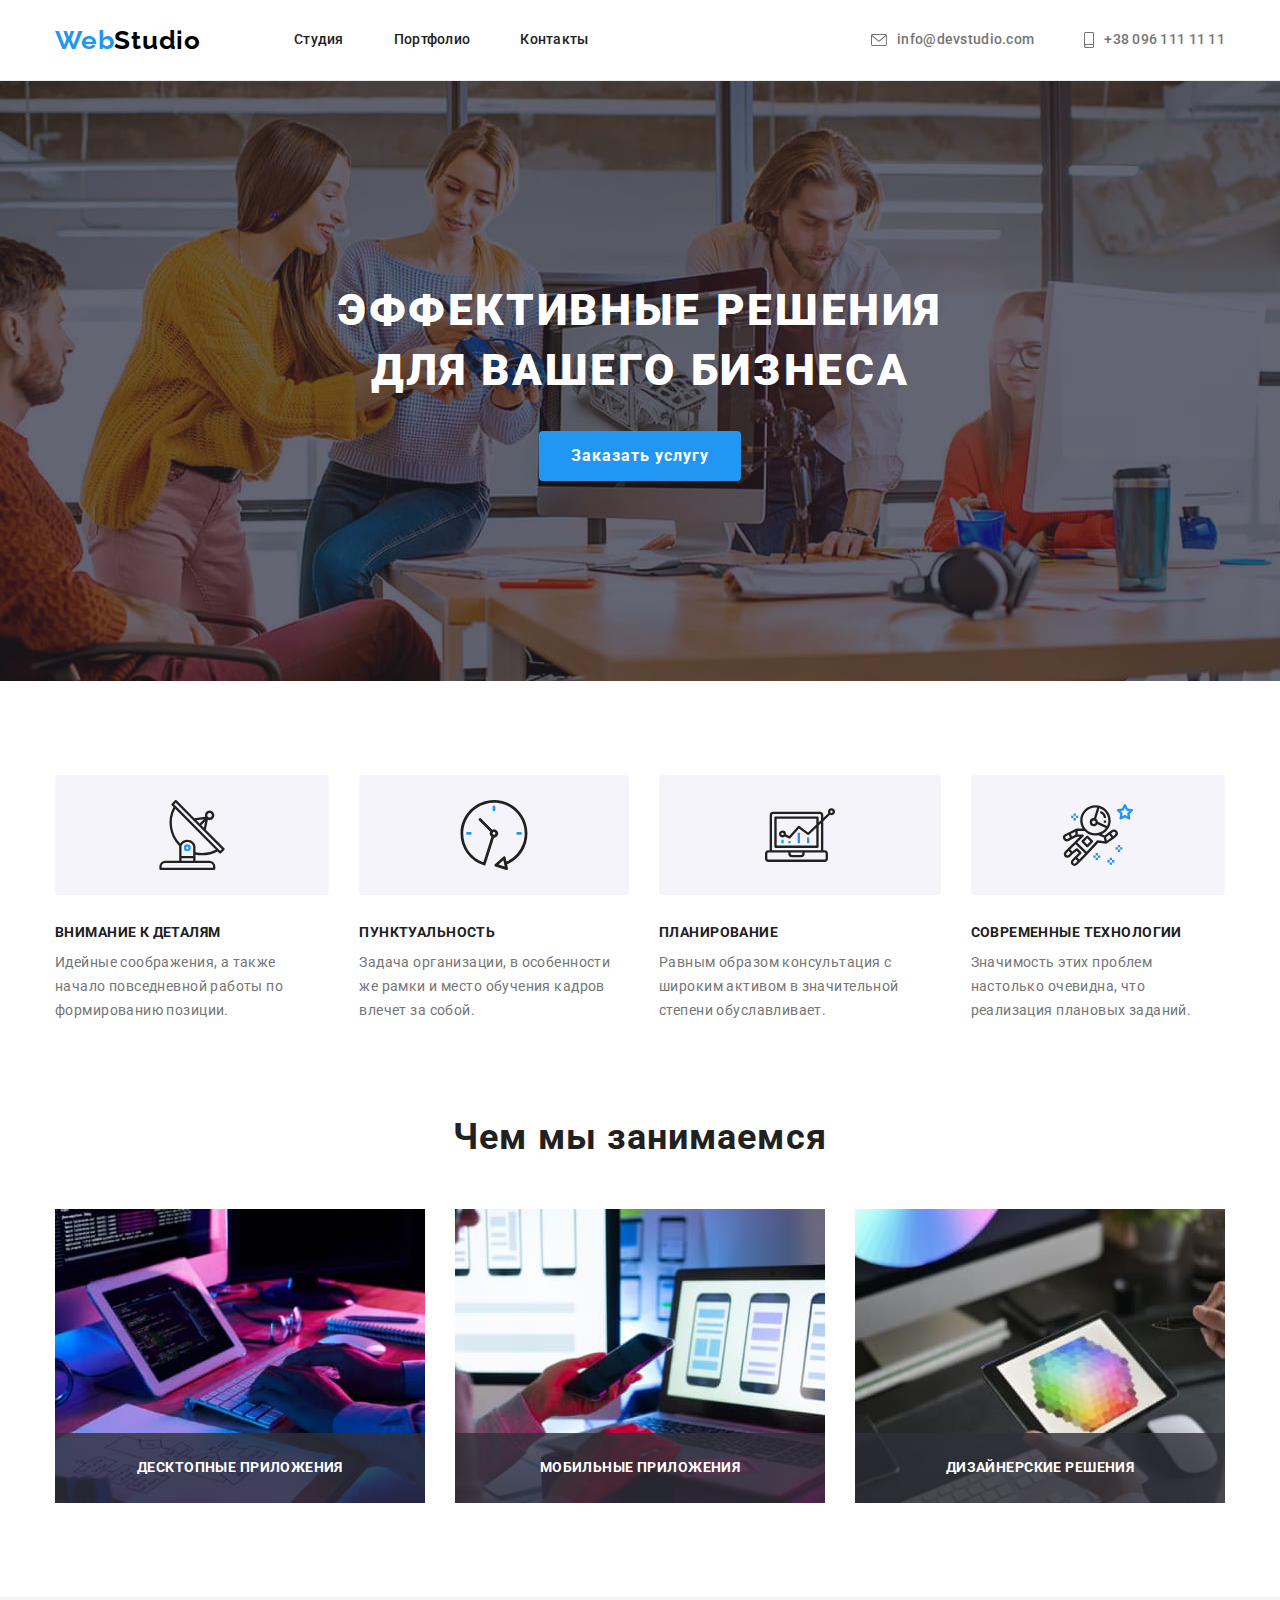
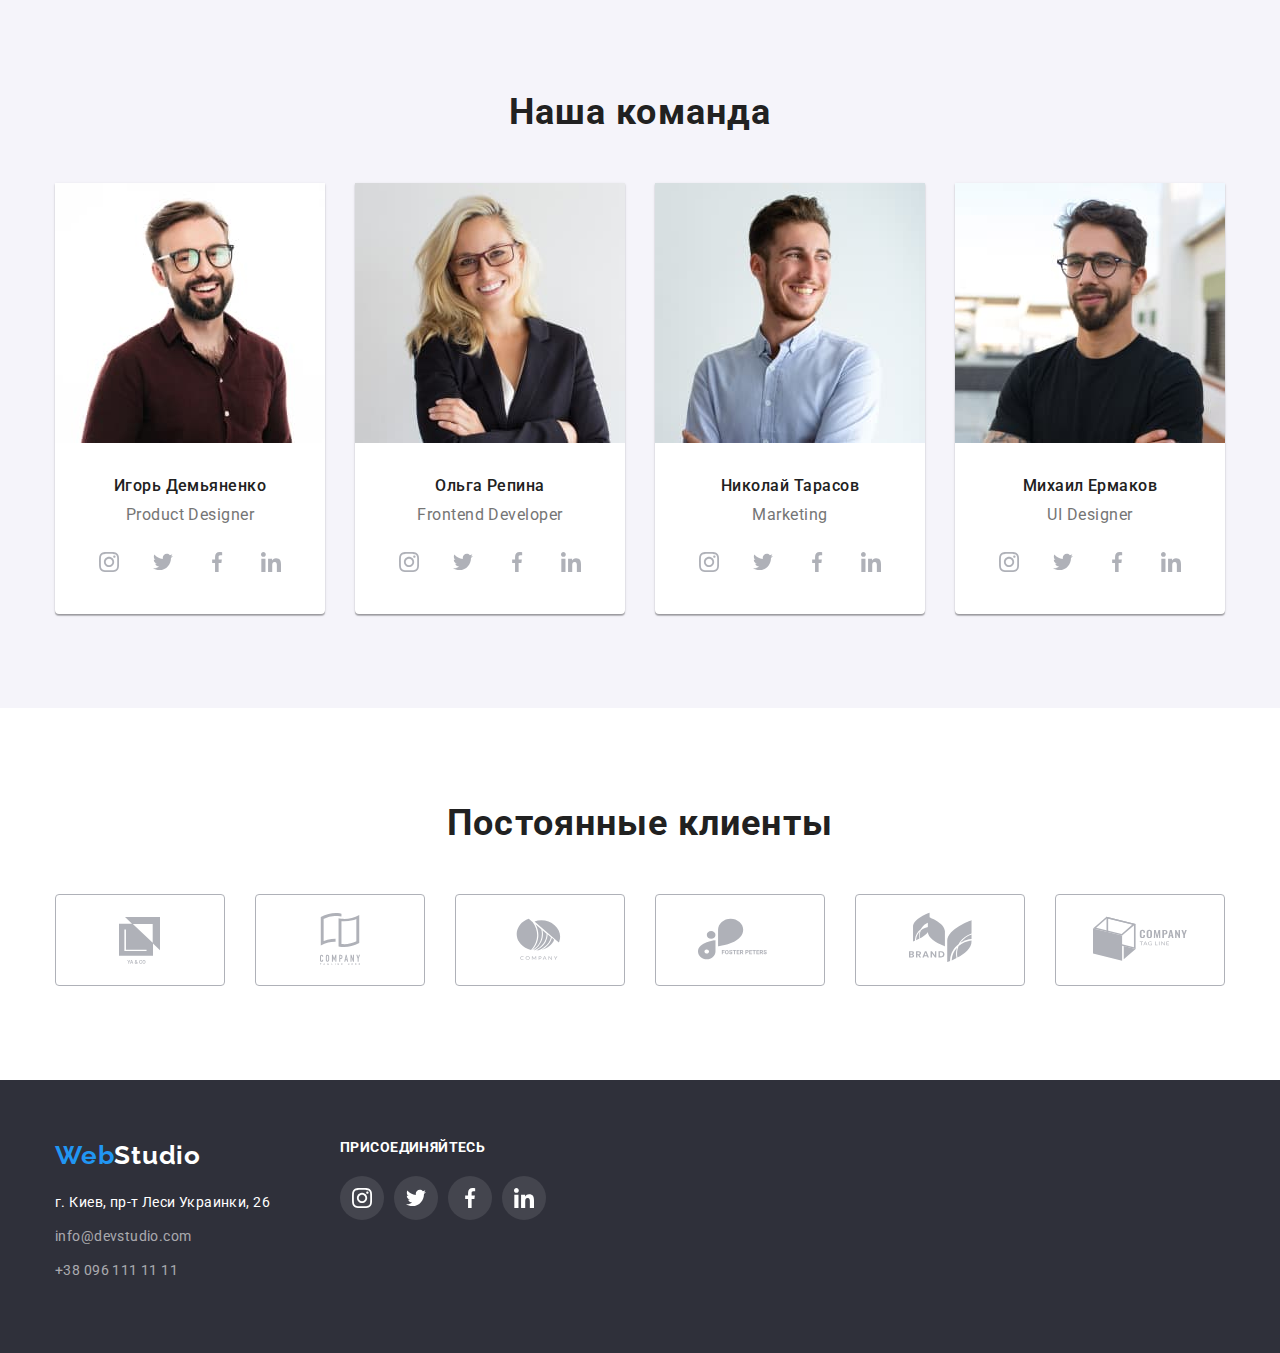
<file: index.html>
<!DOCTYPE html>
<html lang="ru">
  <head>
    <meta charset="UTF-8" />
    <meta http-equiv="X-UA-Compatible" content="IE=edge" />
    <meta name="viewport" content="width=device-width, initial-scale=1.0" />
    <link rel="preconnect" href="https://fonts.googleapis.com" />
    <link rel="preconnect" href="https://fonts.gstatic.com" crossorigin />
    <link
      href="https://fonts.googleapis.com/css2?family=Raleway:wght@700&family=Roboto:wght@400;500;700;900&display=swap"
      rel="stylesheet"
    />
    <link rel="stylesheet" href="./assets/css/modern-normalize.min.css" />
    <link rel="stylesheet" href="./assets/css/style.css" />
    <link rel="icon" href="./assets/image/logo-icon.svg" />
    <title>Web Studio</title>
  </head>
  <body>
    <header class="header">
      <nav class="container">
        <a class="logo" href="./index.html"
          >Web<span class="logo-header">Studio</span></a
        >

        <ul class="nav">
          <li class="nav__item">
            <a class="nav__link" href="./index.html">Студия</a>
          </li>
          <li class="nav__item">
            <a class="nav__link" href="./portfolio.html">Портфолио</a>
          </li>
          <li class="nav__item"><a class="nav__link" href="">Контакты</a></li>
        </ul>

        <ul class="header__contacts">
          <li class="header__contacts-item">
            <a class="header__contacts-link" href="mailto:info@devstudio.com">
              <svg class="header__contacts-icon" width="16" height="12">
                <use href="./assets/image/svg/symbol-defs.svg#email"></use>
              </svg>
              info@devstudio.com</a
            >
          </li>
          <li class="header__contacts-item">
            <a class="header__contacts-link" href="tel:+380961111111">
              <svg class="header__contacts-icon" width="10" height="16">
                <use href="./assets/image/svg/symbol-defs.svg#smartphone"></use>
              </svg>
              +38 096 111 11 11</a
            >
          </li>
        </ul>
      </nav>
    </header>

    <main>
      <section class="intro">
        <h1 class="intro__title">Эффективные решения для вашего бизнеса</h1>
        <button class="btn" type="button" data-modal-open>
          Заказать услугу
        </button>
      </section>

      <section class="skills">
        <div class="container">
          <h2 class="hidden" aria-hidden="true" tabindex="-1">hide</h2>
          <ul class="skills__list">
            <li class="skills__item">
              <h3 class="skills__title">Внимание к деталям</h3>
              <p class="skills__text">
                Идейные соображения, а также начало повседневной работы по
                формированию позиции.
              </p>
            </li>
            <li class="skills__item">
              <h3 class="skills__title">Пунктуальность</h3>
              <p class="skills__text">
                Задача организации, в особенности же рамки и место обучения
                кадров влечет за собой.
              </p>
            </li>
            <li class="skills__item">
              <h3 class="skills__title">Планирование</h3>
              <p class="skills__text">
                Равным образом консультация с широким активом в значительной
                степени обуславливает.
              </p>
            </li>
            <li class="skills__item">
              <h3 class="skills__title">Современные технологии</h3>
              <p class="skills__text">
                Значимость этих проблем настолько очевидна, что реализация
                плановых заданий.
              </p>
            </li>
          </ul>
        </div>
      </section>

      <section class="wedo section">
        <div class="container">
          <h2 class="section-title">Чем мы занимаемся</h2>
          <ul class="wedo__list">
            <li class="wedo__item">
              <img
                class="wedo__image"
                src="./assets/image/about/about-1.jpg"
                alt="Рабочее пространство"
              />
              <p class="wedo__description">Десктопные приложения</p>
            </li>
            <li class="wedo__item">
              <img
                class="wedo__image"
                src="./assets/image/about/about-2.jpg"
                alt="Адаптация: ноутбук, телефон"
              />
              <p class="wedo__description">Мобильные приложения</p>
            </li>
            <li class="wedo__item">
              <img
                class="wedo__image"
                src="./assets/image/about/about-3.jpg"
                alt="Дизайн: цветовая палитра"
              />
              <p class="wedo__description">Дизайнерские решения</p>
            </li>
          </ul>
        </div>
      </section>

      <section class="team section">
        <div class="container">
          <h2 class="section-title">Наша команда</h2>
          <ul class="team__list">
            <li class="team__item">
              <img
                class="team__photo"
                src="./assets/image/team/team-member-1.jpg"
                alt="Фото: Игорь Демьяненко"
                width="270"
              />
              <p class="team__pers">Игорь Демьяненко</p>
              <p class="team__prof">Product Designer</p>
              <ul class="social">
                <li class="social__item">
                  <a
                    class="social__link"
                    href=""
                    target="_blank"
                    rel="nofollow noreferrer noopener"
                  >
                    <svg class="social__icon" width="20" height="20">
                      <use
                        href="./assets/image/svg/symbol-defs.svg#instagram"
                      ></use>
                    </svg>
                  </a>
                </li>
                <li class="social__item">
                  <a
                    class="social__link"
                    href=""
                    target="_blank"
                    rel="nofollow noreferrer noopener"
                  >
                    <svg class="social__icon" width="20" height="20">
                      <use
                        href="./assets/image/svg/symbol-defs.svg#twitter"
                      ></use>
                    </svg>
                  </a>
                </li>
                <li class="social__item">
                  <a
                    class="social__link"
                    href=""
                    target="_blank"
                    rel="nofollow noreferrer noopener"
                  >
                    <svg class="social__icon" width="20" height="20">
                      <use
                        href="./assets/image/svg/symbol-defs.svg#facebook"
                      ></use>
                    </svg>
                  </a>
                </li>
                <li class="social__item">
                  <a
                    class="social__link"
                    href=""
                    target="_blank"
                    rel="nofollow noreferrer noopener"
                  >
                    <svg class="social__icon" width="20" height="20">
                      <use
                        href="./assets/image/svg/symbol-defs.svg#linkedin"
                      ></use>
                    </svg>
                  </a>
                </li>
              </ul>
            </li>
            <li class="team__item">
              <img
                class="team__photo"
                src="./assets/image/team/team-member-2.jpg"
                alt="Фото: Ольга Репина"
                width="270"
              />
              <p class="team__pers">Ольга Репина</p>
              <p class="team__prof">Frontend Developer</p>
              <ul class="social">
                <li class="social__item">
                  <a
                    class="social__link"
                    href=""
                    target="_blank"
                    rel="nofollow noreferrer noopener"
                  >
                    <svg class="social__icon" width="20" height="20">
                      <use
                        href="./assets/image/svg/symbol-defs.svg#instagram"
                      ></use>
                    </svg>
                  </a>
                </li>
                <li class="social__item">
                  <a
                    class="social__link"
                    href=""
                    target="_blank"
                    rel="nofollow noreferrer noopener"
                  >
                    <svg class="social__icon" width="20" height="20">
                      <use
                        href="./assets/image/svg/symbol-defs.svg#twitter"
                      ></use>
                    </svg>
                  </a>
                </li>
                <li class="social__item">
                  <a
                    class="social__link"
                    href=""
                    target="_blank"
                    rel="nofollow noreferrer noopener"
                  >
                    <svg class="social__icon" width="20" height="20">
                      <use
                        href="./assets/image/svg/symbol-defs.svg#facebook"
                      ></use>
                    </svg>
                  </a>
                </li>
                <li class="social__item">
                  <a
                    class="social__link"
                    href=""
                    target="_blank"
                    rel="nofollow noreferrer noopener"
                  >
                    <svg class="social__icon" width="20" height="20">
                      <use
                        href="./assets/image/svg/symbol-defs.svg#linkedin"
                      ></use>
                    </svg>
                  </a>
                </li>
              </ul>
            </li>
            <li class="team__item">
              <img
                class="team__photo"
                src="./assets/image/team/team-member-3.jpg"
                alt="Фото: Николай Тарасов"
                width="270"
              />
              <p class="team__pers">Николай Тарасов</p>
              <p class="team__prof">Marketing</p>
              <ul class="social">
                <li class="social__item">
                  <a
                    class="social__link"
                    href=""
                    target="_blank"
                    rel="nofollow noreferrer noopener"
                  >
                    <svg class="social__icon" width="20" height="20">
                      <use
                        href="./assets/image/svg/symbol-defs.svg#instagram"
                      ></use>
                    </svg>
                  </a>
                </li>
                <li class="social__item">
                  <a
                    class="social__link"
                    href=""
                    target="_blank"
                    rel="nofollow noreferrer noopener"
                  >
                    <svg class="social__icon" width="20" height="20">
                      <use
                        href="./assets/image/svg/symbol-defs.svg#twitter"
                      ></use>
                    </svg>
                  </a>
                </li>
                <li class="social__item">
                  <a
                    class="social__link"
                    href=""
                    target="_blank"
                    rel="nofollow noreferrer noopener"
                  >
                    <svg class="social__icon" width="20" height="20">
                      <use
                        href="./assets/image/svg/symbol-defs.svg#facebook"
                      ></use>
                    </svg>
                  </a>
                </li>
                <li class="social__item">
                  <a
                    class="social__link"
                    href=""
                    target="_blank"
                    rel="nofollow noreferrer noopener"
                  >
                    <svg class="social__icon" width="20" height="20">
                      <use
                        href="./assets/image/svg/symbol-defs.svg#linkedin"
                      ></use>
                    </svg>
                  </a>
                </li>
              </ul>
            </li>
            <li class="team__item">
              <img
                class="team__photo"
                src="./assets/image/team/team-member-4.jpg"
                alt="Фото: Михаил Ермаков"
                width="270"
              />
              <p class="team__pers">Михаил Ермаков</p>
              <p class="team__prof">UI Designer</p>
              <ul class="social">
                <li class="social__item">
                  <a
                    class="social__link"
                    href=""
                    target="_blank"
                    rel="nofollow noreferrer noopener"
                  >
                    <svg class="social__icon" width="20" height="20">
                      <use
                        href="./assets/image/svg/symbol-defs.svg#instagram"
                      ></use>
                    </svg>
                  </a>
                </li>
                <li class="social__item">
                  <a
                    class="social__link"
                    href=""
                    target="_blank"
                    rel="nofollow noreferrer noopener"
                  >
                    <svg class="social__icon" width="20" height="20">
                      <use
                        href="./assets/image/svg/symbol-defs.svg#twitter"
                      ></use>
                    </svg>
                  </a>
                </li>
                <li class="social__item">
                  <a
                    class="social__link"
                    href=""
                    target="_blank"
                    rel="nofollow noreferrer noopener"
                  >
                    <svg class="social__icon" width="20" height="20">
                      <use
                        href="./assets/image/svg/symbol-defs.svg#facebook"
                      ></use>
                    </svg>
                  </a>
                </li>
                <li class="social__item">
                  <a
                    class="social__link"
                    href=""
                    target="_blank"
                    rel="nofollow noreferrer noopener"
                  >
                    <svg class="social__icon" width="20" height="20">
                      <use
                        href="./assets/image/svg/symbol-defs.svg#linkedin"
                      ></use>
                    </svg>
                  </a>
                </li>
              </ul>
            </li>
          </ul>
        </div>
      </section>
    </main>

    <section class="clients section">
      <div class="container">
        <h2 class="section-title">Постоянные клиенты</h2>
        <ul class="clients__list">
          <li class="cliets__item">
            <a class="clients__link" href="">
              <svg class="clients__icon" width="106" height="60">
                <use href="./assets/image/svg/symbol-defs.svg#client-1"></use>
              </svg>
            </a>
          </li>
          <li class="cliets__item">
            <a class="clients__link" href="">
              <svg class="clients__icon" width="106" height="60">
                <use href="./assets/image/svg/symbol-defs.svg#client-2"></use>
              </svg>
            </a>
          </li>
          <li class="cliets__item">
            <a class="clients__link" href="">
              <svg class="clients__icon" width="106" height="60">
                <use href="./assets/image/svg/symbol-defs.svg#client-3"></use>
              </svg>
            </a>
          </li>
          <li class="cliets__item">
            <a class="clients__link" href="">
              <svg class="clients__icon" width="106" height="60">
                <use href="./assets/image/svg/symbol-defs.svg#client-4"></use>
              </svg>
            </a>
          </li>
          <li class="cliets__item">
            <a class="clients__link" href="">
              <svg class="clients__icon" width="106" height="60">
                <use href="./assets/image/svg/symbol-defs.svg#client-5"></use>
              </svg>
            </a>
          </li>
          <li class="cliets__item">
            <a class="clients__link" href="">
              <svg class="clients__icon" width="106" height="60">
                <use href="./assets/image/svg/symbol-defs.svg#client-6"></use>
              </svg>
            </a>
          </li>
        </ul>
      </div>
    </section>

    <footer class="footer">
      <div class="container">
        <div class="footer__block">
          <a class="logo" href="./index.html"
            >Web<span class="logo-footer">Studio</span></a
          >
          <address class="address">
            <p class="address__item">г. Киев, пр-т Леси Украинки, 26</p>
          </address>
          <ul class="footer__contact">
            <li>
              <a class="footer__contact-item" href="mailto:info@devstudio.com"
                >info@devstudio.com</a
              >
            </li>
            <li>
              <a class="footer__contact-item" href="tel:+380961111111"
                >+38 096 111 11 11</a
              >
            </li>
          </ul>
        </div>

        <div class="footer__block">
          <h3 class="footer__social-title">присоединяйтесь</h3>
          <ul class="social">
            <li class="social__item">
              <a
                class="social__link"
                href=""
                target="_blank"
                rel="nofollow noreferrer noopener"
              >
                <svg class="social__icon" width="20" height="20">
                  <use
                    href="./assets/image/svg/symbol-defs.svg#instagram"
                  ></use>
                </svg>
              </a>
            </li>
            <li class="social__item">
              <a
                class="social__link"
                href=""
                target="_blank"
                rel="nofollow noreferrer noopener"
              >
                <svg class="social__icon" width="20" height="20">
                  <use href="./assets/image/svg/symbol-defs.svg#twitter"></use>
                </svg>
              </a>
            </li>
            <li class="social__item">
              <a
                class="social__link"
                href=""
                target="_blank"
                rel="nofollow noreferrer noopener"
              >
                <svg class="social__icon" width="20" height="20">
                  <use href="./assets/image/svg/symbol-defs.svg#facebook"></use>
                </svg>
              </a>
            </li>
            <li class="social__item">
              <a
                class="social__link"
                href=""
                target="_blank"
                rel="nofollow noreferrer noopener"
              >
                <svg class="social__icon" width="20" height="20">
                  <use href="./assets/image/svg/symbol-defs.svg#linkedin"></use>
                </svg>
              </a>
            </li>
          </ul>
        </div>
      </div>
    </footer>

    <div class="backdrop is-hidden" data-modal>
      <div class="modal">
        <button class="modal__btn-close" type="button" data-modal-close>
          <svg class="btn-close__icon" width="11" height="11">
            <use href="./assets/image/svg/symbol-defs.svg#btn-close"></use>
          </svg>
        </button>
      </div>
    </div>

    <script src="./assets/js/modal.js"></script>
  </body>
</html>
</file>
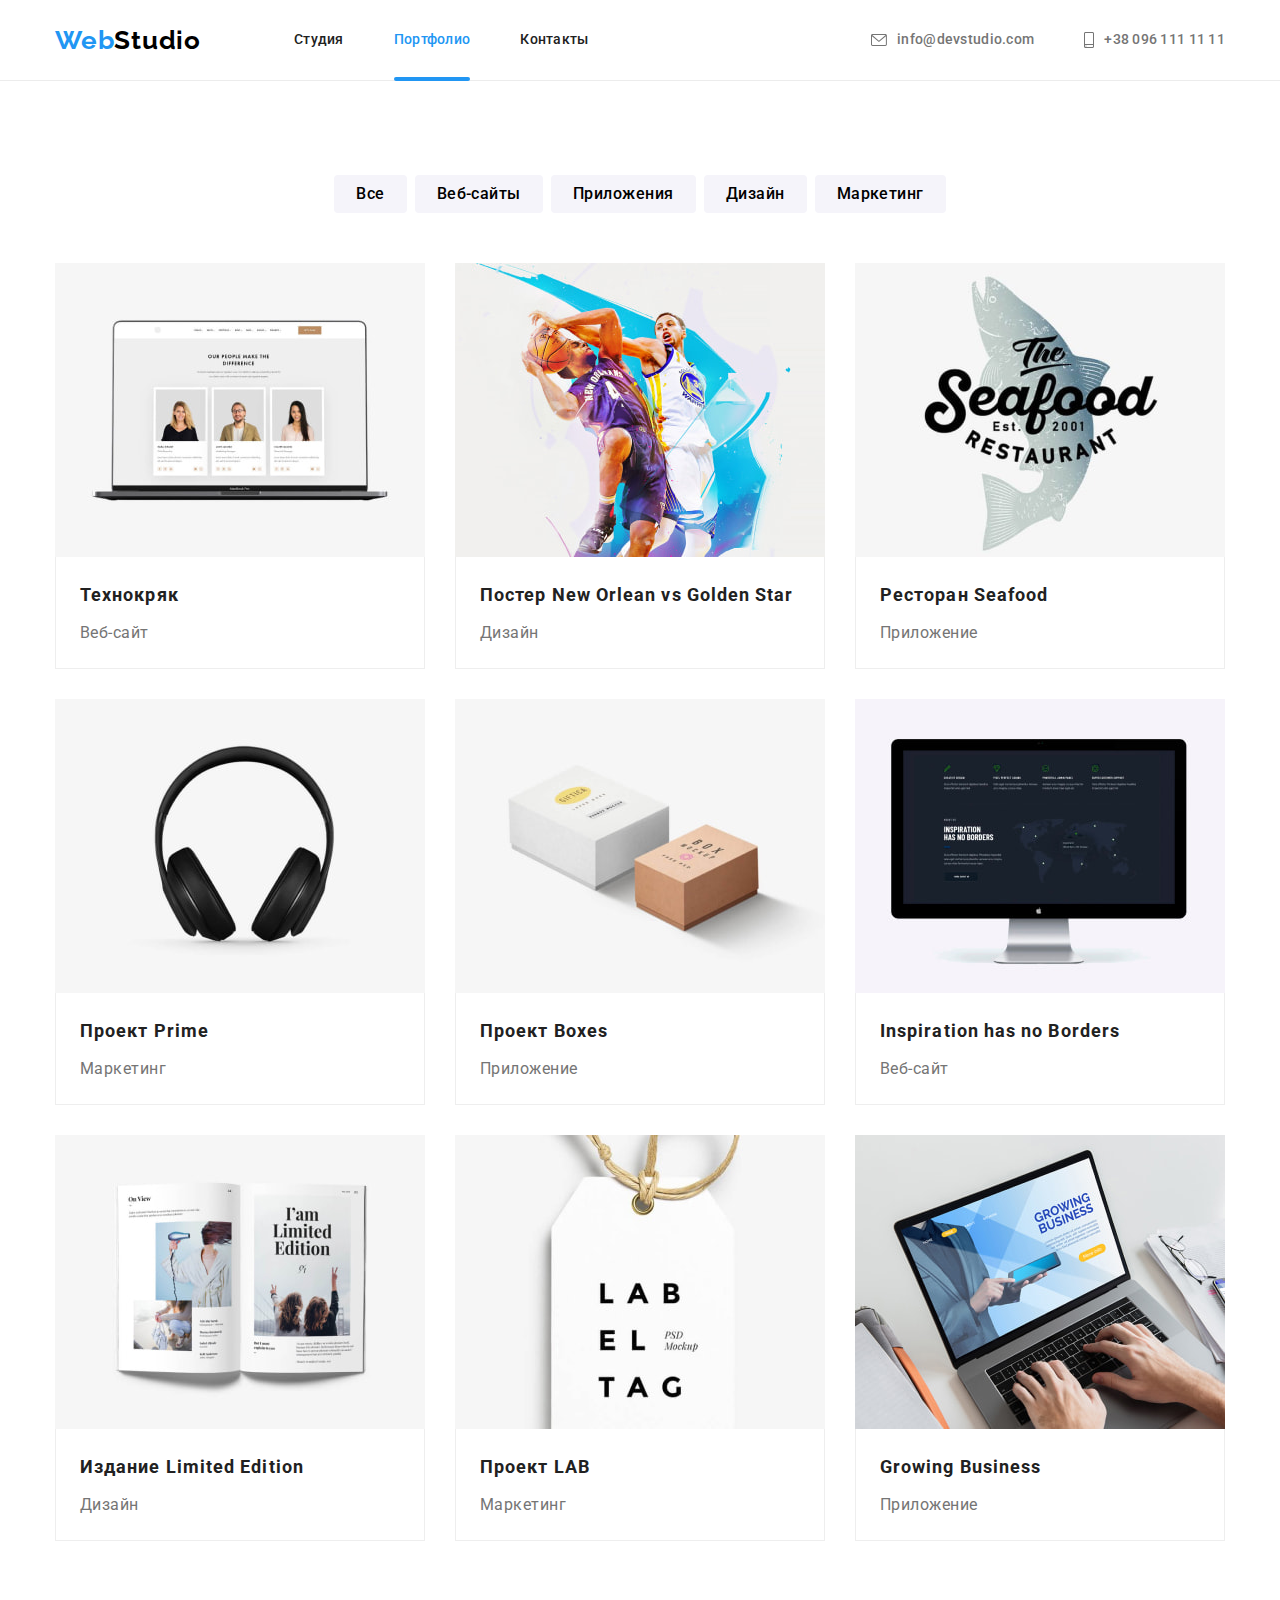
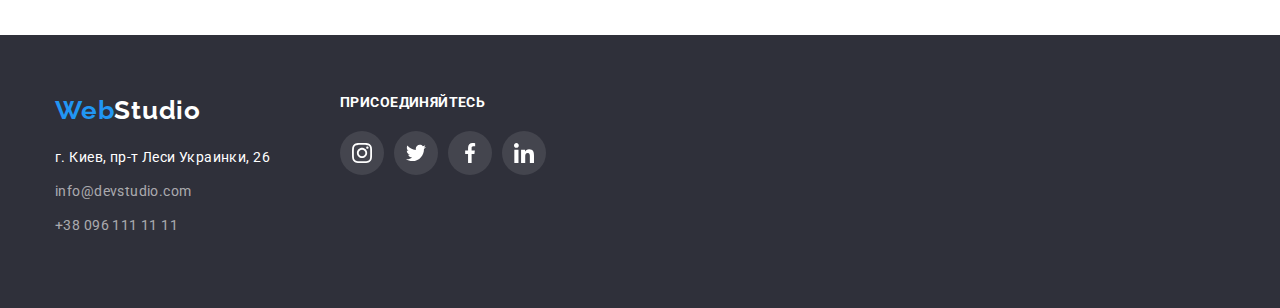
<file: portfolio.html>
<!DOCTYPE html>
<html lang="en">
  <head>
    <meta charset="UTF-8" />
    <meta http-equiv="X-UA-Compatible" content="IE=edge" />
    <meta name="viewport" content="width=device-width, initial-scale=1.0" />
    <link rel="preconnect" href="https://fonts.googleapis.com" />
    <link rel="preconnect" href="https://fonts.gstatic.com" crossorigin />
    <link
      href="https://fonts.googleapis.com/css2?family=Raleway:wght@700&family=Roboto:wght@400;500;700;900&display=swap"
      rel="stylesheet"
    />
    <link rel="stylesheet" href="./assets/css/modern-normalize.min.css" />
    <link rel="stylesheet" href="./assets/css/style.css" />
    <link rel="icon" href="./assets/image/logo-icon.svg" />
    <title>Web Studio - Portfolio</title>
  </head>
  <body>
    <header class="header">
      <nav class="container">
        <a class="logo" href="./index.html"
          >Web<span class="logo-header">Studio</span></a
        >

        <ul class="nav">
          <li class="nav__item">
            <a class="nav__link" href="./index.html">Студия</a>
          </li>
          <li class="nav__item">
            <a class="nav__link active" href="./portfolio.html">Портфолио</a>
          </li>
          <li class="nav__item"><a class="nav__link" href="">Контакты</a></li>
        </ul>

        <ul class="header__contacts">
          <li class="header__contacts-item">
            <a class="header__contacts-link" href="mailto:info@devstudio.com">
              <svg class="header__contacts-icon" width="16" height="12">
                <use href="./assets/image/svg/symbol-defs.svg#email"></use>
              </svg>
              info@devstudio.com</a
            >
          </li>
          <li class="header__contacts-item">
            <a class="header__contacts-link" href="tel:+380961111111">
              <svg class="header__contacts-icon" width="10" height="16">
                <use href="./assets/image/svg/symbol-defs.svg#smartphone"></use>
              </svg>
              +38 096 111 11 11</a
            >
          </li>
        </ul>
      </nav>
    </header>

    <main>
      <section class="portfolio section">
        <div class="container">
          <h2 class="hidden" aria-hidden="true" tabindex="-1">hide</h2>
          <ul class="portfolio__nav">
            <li class="portfolio__nav-item">
              <button class="btn btn--sm" type="button">Все</button>
            </li>
            <li class="portfolio__nav-item">
              <button class="btn btn--sm" type="button">Веб-сайты</button>
            </li>
            <li class="portfolio__nav-item">
              <button class="btn btn--sm" type="button">Приложения</button>
            </li>
            <li class="portfolio__nav-item">
              <button class="btn btn--sm" type="button">Дизайн</button>
            </li>
            <li class="portfolio__nav-item">
              <button class="btn btn--sm" type="button">Маркетинг</button>
            </li>
          </ul>

          <ul class="works">
            <li class="works__item">
              <a
                class="works__link"
                href=""
                target="_blank"
                rel="nofollow noreferrer noopener"
              >
                <div class="works__thumb">
                  <p class="works__description">
                    Ресурс предлагает комплексные предложения с разным уровнем
                    функционала и сервисов. Все это позволит посетителю получить
                    исчерпывающие сведения о компании или частном лице.
                  </p>
                  <img
                    class="works__image"
                    src="./assets/image/portfolio/portfolio-work-1.jpg"
                    alt="Веб-сайт: Технокряк"
                  />
                </div>
                <div class="works__content">
                  <h3 class="works__title">Технокряк</h3>
                  <p class="works__category">Веб-сайт</p>
                </div>
              </a>
            </li>
            <li class="works__item">
              <a
                class="works__link"
                href=""
                target="_blank"
                rel="nofollow noreferrer noopener"
              >
                <div class="works__thumb">
                  <p class="works__description">
                    Далеко-далеко за словесными горами в стране гласных, и
                    согласных живут рыбные тексты. Гор которой ведущими силуэт
                    образ агентство пор. Сих, власти возвращайся.
                  </p>
                  <img
                    class="works__image"
                    src="./assets/image/portfolio/portfolio-work-2.jpg"
                    alt="Дизайн: Постер Новый Орлеан против Золотой Звезды"
                    width="370"
                  />
                </div>
                <div class="works__content">
                  <h3 class="works__title">Постер New Orlean vs Golden Star</h3>
                  <p class="works__category">Дизайн</p>
                </div>
              </a>
            </li>
            <li class="works__item">
              <a
                class="works__link"
                href=""
                target="_blank"
                rel="nofollow noreferrer noopener"
              >
                <div class="works__thumb">
                  <p class="works__description">
                    Далеко-далеко за словесными горами в стране гласных, и
                    согласных живут рыбные тексты. Гор которой ведущими силуэт
                    образ агентство пор. Сих, власти возвращайся.
                  </p>
                  <img
                    class="works__image"
                    src="./assets/image/portfolio/portfolio-work-3.jpg"
                    alt="Приложение: Ресторан МорскаяЕда"
                    width="370"
                  />
                </div>
                <div class="works__content">
                  <h3 class="works__title">Ресторан Seafood</h3>
                  <p class="works__category">Приложение</p>
                </div>
              </a>
            </li>
            <li class="works__item">
              <a
                class="works__link"
                href=""
                target="_blank"
                rel="nofollow noreferrer noopener"
              >
                <div class="works__thumb">
                  <p class="works__description">
                    Далеко-далеко за словесными горами в стране гласных, и
                    согласных живут рыбные тексты. Гор которой ведущими силуэт
                    образ агентство пор. Сих, власти возвращайся.
                  </p>
                  <img
                    class="works__image"
                    src="./assets/image/portfolio/portfolio-work-4.jpg"
                    alt="Маркетинг: Проект Основной"
                    width="370"
                  />
                </div>
                <div class="works__content">
                  <h3 class="works__title">Проект Prime</h3>
                  <p class="works__category">Маркетинг</p>
                </div>
              </a>
            </li>
            <li class="works__item">
              <a
                class="works__link"
                href=""
                target="_blank"
                rel="nofollow noreferrer noopener"
              >
                <div class="works__thumb">
                  <p class="works__description">
                    Далеко-далеко за словесными горами в стране гласных, и
                    согласных живут рыбные тексты. Гор которой ведущими силуэт
                    образ агентство пор. Сих, власти возвращайся.
                  </p>
                  <img
                    class="works__image"
                    src="./assets/image/portfolio/portfolio-work-5.jpg"
                    alt="Приложение: Проект Коробки"
                    width="370"
                  />
                </div>
                <div class="works__content">
                  <h3 class="works__title">Проект Boxes</h3>
                  <p class="works__category">Приложение</p>
                </div>
              </a>
            </li>
            <li class="works__item">
              <a
                class="works__link"
                href=""
                target="_blank"
                rel="nofollow noreferrer noopener"
              >
                <div class="works__thumb">
                  <p class="works__description">
                    Далеко-далеко за словесными горами в стране гласных, и
                    согласных живут рыбные тексты. Гор которой ведущими силуэт
                    образ агентство пор. Сих, власти возвращайся.
                  </p>
                  <img
                    class="works__image"
                    src="./assets/image/portfolio/portfolio-work-6.jpg"
                    alt="Веб-сайт: Вдохновение не имеет границ"
                    width="370"
                  />
                </div>
                <div class="works__content">
                  <h3 class="works__title">Inspiration has no Borders</h3>
                  <p class="works__category">Веб-сайт</p>
                </div>
              </a>
            </li>
            <li class="works__item">
              <a
                class="works__link"
                href=""
                target="_blank"
                rel="nofollow noreferrer noopener"
              >
                <div class="works__thumb">
                  <p class="works__description">
                    Далеко-далеко за словесными горами в стране гласных, и
                    согласных живут рыбные тексты. Гор которой ведущими силуэт
                    образ агентство пор. Сих, власти возвращайся.
                  </p>
                  <img
                    class="works__image"
                    src="./assets/image/portfolio/portfolio-work-7.jpg"
                    alt="Дизайн: Издание Ограниченный выпуск"
                    width="370"
                  />
                </div>
                <div class="works__content">
                  <h3 class="works__title">Издание Limited Edition</h3>
                  <p class="works__category">Дизайн</p>
                </div>
              </a>
            </li>
            <li class="works__item">
              <a
                class="works__link"
                href=""
                target="_blank"
                rel="nofollow noreferrer noopener"
              >
                <div class="works__thumb">
                  <p class="works__description">
                    Далеко-далеко за словесными горами в стране гласных, и
                    согласных живут рыбные тексты. Гор которой ведущими силуэт
                    образ агентство пор. Сих, власти возвращайся.
                  </p>
                  <img
                    class="works__image"
                    src="./assets/image/portfolio/portfolio-work-8.jpg"
                    alt="Маркетинг: Проект ЛАБ"
                    width="370"
                  />
                </div>
                <div class="works__content">
                  <h3 class="works__title">Проект LAB</h3>
                  <p class="works__category">Маркетинг</p>
                </div>
              </a>
            </li>
            <li class="works__item">
              <a
                class="works__link"
                href=""
                target="_blank"
                rel="nofollow noreferrer noopener"
              >
                <div class="works__thumb">
                  <p class="works__description">
                    Далеко-далеко за словесными горами в стране гласных, и
                    согласных живут рыбные тексты. Гор которой ведущими силуэт
                    образ агентство пор. Сих, власти возвращайся.
                  </p>
                  <img
                    class="works__image"
                    src="./assets/image/portfolio/portfolio-work-9.jpg"
                    alt="Приложение: Растущий бизнес"
                    width="370"
                  />
                </div>
                <div class="works__content">
                  <h3 class="works__title">Growing Business</h3>
                  <p class="works__category">Приложение</p>
                </div>
              </a>
            </li>
          </ul>
        </div>
      </section>
    </main>

    <footer class="footer">
      <div class="container">
        <div class="footer__block">
          <a class="logo" href="./index.html"
            >Web<span class="logo-footer">Studio</span></a
          >
          <address class="address">
            <p class="address__item">г. Киев, пр-т Леси Украинки, 26</p>
          </address>
          <ul class="footer__contact">
            <li>
              <a class="footer__contact-item" href="mailto:info@devstudio.com"
                >info@devstudio.com</a
              >
            </li>
            <li>
              <a class="footer__contact-item" href="tel:+380961111111"
                >+38 096 111 11 11</a
              >
            </li>
          </ul>
        </div>

        <div class="footer__block">
          <h3 class="footer__social-title">присоединяйтесь</h3>
          <ul class="social">
            <li class="social__item">
              <a
                class="social__link"
                href=""
                target="_blank"
                rel="nofollow noreferrer noopener"
              >
                <svg class="social__icon" width="20" height="20">
                  <use
                    href="./assets/image/svg/symbol-defs.svg#instagram"
                  ></use>
                </svg>
              </a>
            </li>
            <li class="social__item">
              <a
                class="social__link"
                href=""
                target="_blank"
                rel="nofollow noreferrer noopener"
              >
                <svg class="social__icon" width="20" height="20">
                  <use href="./assets/image/svg/symbol-defs.svg#twitter"></use>
                </svg>
              </a>
            </li>
            <li class="social__item">
              <a
                class="social__link"
                href=""
                target="_blank"
                rel="nofollow noreferrer noopener"
              >
                <svg class="social__icon" width="20" height="20">
                  <use href="./assets/image/svg/symbol-defs.svg#facebook"></use>
                </svg>
              </a>
            </li>
            <li class="social__item">
              <a
                class="social__link"
                href=""
                target="_blank"
                rel="nofollow noreferrer noopener"
              >
                <svg class="social__icon" width="20" height="20">
                  <use href="./assets/image/svg/symbol-defs.svg#linkedin"></use>
                </svg>
              </a>
            </li>
          </ul>
        </div>
      </div>
    </footer>
  </body>
</html>
</file>
<file: assets/css/style.css>
:root {
  --font-main: 'Roboto';
  --font-accent: 'Raleway';
  --font-size: 14px;
  --text-color-main: #212121;
  --text-color-accent: #757575;
  --accent-color: #2196F3;
  --accent-color-dark: #188CE8;
  --bg-color: #2F303A;
  --light-bg-color: #F5F4FA;
  --icon-color: #AFB1B8;  
} 

*,
*::before,
*::after {
  box-sizing: border-box;
}

body {
  font-family: var(--font-main),sans-serif;  
  font-size: var(--font-size);
  color: var(--text-color-main);
}

ul {
  margin: 0;
  padding: 0;
  list-style: none;  
}

h1, h2, h3, h4, h5, h6,
p {
  margin: 0;
}

.hidden {
  position: absolute;
  white-space: nowrap;
  width: 1px;
  height: 1px;
  overflow: hidden;
  border: 0;
  padding: 0;
  clip: rect(0 0 0 0);
  clip-path: inset(50%);
  margin: -1px;
}

.container {
  display: block;
  width: 1200px;
  padding-left: 15px;
  padding-right: 15px;
  margin: 0 auto;
}


/* HEADER ============================= */

.header {
  border-bottom: 1px solid #ECECEC;
}

.header .container {
  display: flex;
  align-items: center;
}

.header__contacts {
  display: flex;
  margin-left: auto;
}

.header__contacts-item + .header__contacts-item {
  margin-left: 50px;
}

.header__contacts-link {
  display: flex;
  align-items: center;

  font-weight: 500;
  font-size: 14px;
  line-height: 1.14;
  letter-spacing: 0.02em;
  color: var(--text-color-accent);
  text-decoration: none;

  transition: color .25s cubic-bezier(0.4, 0, 0.2, 1);
}

.header__contacts-link:hover,
.header__contacts-link:focus {
  color: var(--accent-color);
}

.header__contacts-icon {
  margin-right: 10px;

  fill: currentColor;
}


/* LOGO ============================= */

.logo {    
  margin-right: 93px;

  font-family: var(--font-accent);
  font-weight: 700;
  font-size: 26px;
  line-height: 1.19;
  text-decoration: none;
  letter-spacing: 0.03em;
  color: var(--accent-color);
}

.logo-header {
  color: #000000;
}

.logo-footer {
  color: #ffffff;
}


/* NAV ============================= */

.nav {
  display: flex;
}

.nav__item + .nav__item {
  margin-left: 50px;
}

.nav__link {
  display: block;
  padding-top: 32px;
  padding-bottom: 32px;
  position: relative;

  font-weight: 500;
  font-size: 14px;
  line-height: 1.14;
  letter-spacing: 0.02em;
  color: var(--text-color-main);
  text-decoration: none;

  transition: color .25s cubic-bezier(0.4, 0, 0.2, 1);
}

.nav__link:hover,
.nav__link:focus,
.nav__link.active {
  color: var(--accent-color);
}

.nav__link::after {
  content: '';
  display: block;
  width: 100%;
  height: 4px;
  opacity: 0;

  border-radius: 2px;
  background-color: var(--accent-color);
  
  position: absolute;
  bottom: -1px;
  left: 0;
  
  transition: opacity .25s cubic-bezier(0.4, 0, 0.2, 1);  
}

.nav__link:hover::after,
.nav__link:focus::after,
.nav__link.active::after {
  opacity: 1;
}


/* INTRO ============================= */

.intro {
  width: 100%;
  max-width: 1600px;
  padding-top: 200px;
  padding-bottom: 200px;
  margin: 0 auto;

  background-color: var(--bg-color);
  background-image: linear-gradient(rgba(47, 48, 58, 0.4), rgba(47, 48, 58, 0.4)), url(../image/intro/intro-bg.jpg);
  background-position: center;
  background-repeat: no-repeat;
  background-size: cover;

  text-align: center;
}

.intro__title {
  max-width: 700px;
  margin: 0 auto 30px;

  font-weight: 900;
  font-size: 44px;
  line-height: 1.36;
  text-align: center;
  letter-spacing: 0.06em;
  text-transform: uppercase;
  color: #FFFFFF;
}

/* Buttons ============================= */

.btn {
  padding: 10px 32px;

  background-color: var(--accent-color);
  cursor: pointer;
  border: 0;
  border-radius: 4px;

  font-family: var(--font-main);
  font-weight: 700;
  font-size: 16px;
  line-height: 1.88; 
  text-align: center;
  letter-spacing: 0.06em;
  color: #FFFFFF;
  cursor: pointer;

  transition: background-color .25s cubic-bezier(0.4, 0, 0.2, 1),
  box-shadow .25s cubic-bezier(0.4, 0, 0.2, 1);
}

.btn:hover,
.btn:focus {
  background-color: var(--accent-color-dark);
}

.btn--sm {
  padding: 6px 22px;

  background-color: var(--light-bg-color);

  font-weight: 500;  
  line-height: 1.62;
  letter-spacing: 0.03em;
  color: #000000;
}

.btn--sm:hover,
.btn--sm:focus {
  background-color: var(--accent-color);

  color: #FFFFFF;
  box-shadow: 0px 3px 1px rgba(0, 0, 0, 0.1), 0px 1px 2px rgba(0, 0, 0, 0.08), 0px 2px 2px rgba(0, 0, 0, 0.12);
}


/* Section ============================= */

.section {
  padding-top: 94px;
  padding-bottom: 94px;
}

.section-title {
  margin-bottom: 50px;

  font-size: 36px;
  line-height: 1.17;
  text-align: center;
  letter-spacing: 0.03em;
  color: var(--text-color-main);
}


/* Skills ============================= */

.skills {
  padding-top: 94px;
}
.skills__list {
  display: flex;
}

.skills__item {
  width: calc((100%-90px)/4);  
}

.skills__item + .skills__item {
  margin-left: 30px;
}

.skills__item::before {
  display: block;
  content: '';
  height: 120px;
  margin-bottom: 30px;

  background-color: var(--light-bg-color);  
  background-position: center;
  background-repeat: no-repeat;

  border-radius: 4px;
}

.skills__item:nth-child(1)::before {
  background-image: url(../image/svg/skills/antenna.svg);
}

.skills__item:nth-child(2)::before {
  background-image: url(../image/svg/skills/clock.svg);
}

.skills__item:nth-child(3)::before {
  background-image: url(../image/svg/skills/diagram.svg);
}

.skills__item:nth-child(4)::before {
  background-image: url(../image/svg/skills/astronaut.svg);
}

.skills__title {
  margin-bottom: 10px;

  font-size: 14px;
  line-height: 1.14;
  letter-spacing: 0.03em;
  text-transform: uppercase;
  color: var(--text-color-main);
}

.skills__text {  
  font-size: 14px;
  line-height: 1.71;
  letter-spacing: 0.03em;
  color: var(--text-color-accent);
}


/* We Do ============================= */

.wedo__list {
  display: flex;
}

.wedo__item {
  width: calc((100%-60px)/3);

  position: relative;
}

.wedo__item + .wedo__item {
  margin-left: 30px;
}

.wedo__image {
  display: block;
  max-width: 100%;
  height: auto;
}

.wedo__description {
  width: 100%;
  padding-top: 27px;
  padding-bottom: 27px;

  font-weight: 700;
  font-size: 14px;
  line-height: 1.14;
  text-align: center;
  letter-spacing: 0.03em;
  text-transform: uppercase;
  color: #FFFFFF;

  background: rgba(47, 48, 58, 0.8);

  position: absolute;
  bottom: 0;
  left: 0;
}

/* Team ============================= */

.team {
  background-color: var(--light-bg-color);
}

.team__list {
  display: flex;
}

.team__item {
  width: calc((100% - 90px) / 4);

  border-radius: 0px 0px 4px 4px;
  background-color: #FFFFFF;

  box-shadow: 0px 1px 3px rgba(0, 0, 0, 0.12), 0px 1px 1px rgba(0, 0, 0, 0.14), 0px 2px 1px rgba(0, 0, 0, 0.2);  
}

.team__item + .team__item {
  margin-left: 30px;
}

.team__photo {
  margin-bottom: 30px;
}

.team__pers {
  margin-bottom: 10px;

  font-weight: 500;
  font-size: 16px;
  line-height: 1.19;
  text-align: center;
  letter-spacing: 0.03em;
  color: var(--text-color-main);
}

.team__prof {  
  margin-bottom: 16px;

  font-size: 16px;
  line-height: 1.19;
  text-align: center;
  letter-spacing: 0.03em;
  color: var(--text-color-accent);
}


/* Social ============================= */

.social {
  display: flex;
  justify-content: center;
  margin-bottom: 30px;
}

.social__item + .social__item {
  margin-left: 10px;
}

.social__link {
  display: flex;
  justify-content: center;
  align-items: center;
  width: 44px;
  height: 44px;

  background-color: transparent;
  border-radius: 50%;
  color: var(--icon-color);

  transition: color .25s cubic-bezier(0.4, 0, 0.2, 1), background-color .25s cubic-bezier(0.4, 0, 0.2, 1);
}

.social__link:hover,
.social__link:focus {
  color: #ffffff;
  background-color: var(--accent-color);
}

.social__icon {
  fill: currentColor;
}


/* Clients ============================= */

.clients__list {
  display: flex;  
}

.cliets__item {   
  width: calc((100% - 150px) / 6);
  height: 92px;

  border: 1px solid var(--icon-color);
  border-radius: 4px;

  transition: border-color .25s cubic-bezier(0.4, 0, 0.2, 1);
}

.cliets__item:hover,
.cliets__item:focus {
  border-color: var(--accent-color);
}

.clients__link {
  display: flex;
  justify-content: center;
  align-items: center; 
  width: 100%;
  height: 100%;

  color: var(--icon-color);

  transition: color .25s cubic-bezier(0.4, 0, 0.2, 1);
}

.clients__link:hover,
.clients__link:focus {
  color: var(--accent-color);
}

.cliets__item + .cliets__item {
  margin-left: 30px;
}

.clients__icon {
  display: block;
  margin: 0 auto;

  fill: currentColor;
}

/* Footer ============================= */

.footer {
  padding-top: 60px;
  padding-bottom: 60px;

  background-color: var(--bg-color);
}

.footer .container {
  display: flex;
}

.footer__block + .footer__block {
  margin-left: 70px;
}

.footer .logo {
  display: block;
  margin-right: 0;
  margin-bottom: 20px;
}

.footer__contact li {
  margin-bottom: 10px;
}

.footer__contact-item {
  font-weight: 400;
  font-size: 14px;
  line-height: 1.71;
  letter-spacing: 0.03em;
  color: rgba(255, 255, 255, 0.6);
  text-decoration: none;

  transition: color .25s cubic-bezier(0.4, 0, 0.2, 1);
}

.footer__contact-item:hover,
.footer__contact-item:focus {
  color: var(--accent-color);
}

.footer__social-title {
  margin-bottom: 20px;

  font-size: 14px;
  line-height: 1.14;
  letter-spacing: 0.03em;
  text-transform: uppercase;
  color: #FFFFFF;
}

.footer .social__link {
  background-color: rgba(255, 255, 255, 0.1);
  color: #FFFFFF;
}

.footer .social__link:hover,
.footer .social__link:focus {
  background-color: var(--accent-color);
}


/* Address ============================= */

.address {
  margin-bottom: 10px;

  font-style: normal;
  font-weight: 400;
  font-size: 14px;
  line-height: 1.71;
  letter-spacing: 0.03em;
  color: #FFFFFF;
}


/* Portfolio ============================= */

.portfolio__nav {
  display: flex;
  justify-content: center;
  margin-bottom: 50px;
}

.portfolio__nav-item + .portfolio__nav-item {
  margin-left: 8px;
}


/* Works ============================= */

.works {
  display: flex;
  flex-wrap: wrap;
  margin: -15px;
}

.works__item {
  width: calc((100% - 90px) / 3);
  margin: 15px;  
}

.works__link {
  display: block;

  text-decoration: none;

  transition: box-shadow .25s cubic-bezier(0.4, 0, 0.2, 1);
}

.works__link:hover,
.works__link:focus {
  box-shadow: 0px 1px 1px rgba(0, 0, 0, 0.12), 0px 4px 4px rgba(0, 0, 0, 0.06), 1px 4px 6px rgba(0, 0, 0, 0.16);
}

.works__link:hover .works__description,
.works__link:focus .works__description {
 transform: translateY(0);
}

.works__thumb {
  position: relative;
  overflow: hidden;
}

.works__description {
  width: 100%;
  padding: 63px 24px;  

  font-size: 18px;
  line-height: 1.56;
  letter-spacing: 0.03em;
  color: #FFFFFF;

  background-color: var(--accent-color);
  opacity: .9;

  position: absolute;
  top: 0;
  left: 0;

  transform: translateY(100%);
  transition: transform .25s cubic-bezier(0.4, 0, 0.2, 1);
}

.works__image {
  display: block;
  max-width: 100%;
  height: auto;
}

.works__content {
  padding: 20px 24px;

  border: 1px solid #eeeeee;
  border-top: 0;
}

.works__title {
  margin-bottom: 5px;
  
  font-size: 18px;
  line-height: 2;
  letter-spacing: 0.06em;
  color: var(--text-color-main);
}

.works__category {
  font-size: 16px;
  line-height: 1.88;
  letter-spacing: 0.03em;
  color: var(--text-color-accent);
}


/* Modal ============================= */

.backdrop {
  width: 100%;
  height: 100%;

  position: fixed;
  top: 0;
  left: 0;  

  background: rgba(0, 0, 0, 0.2);
  visibility: visible;

  transform: scaleY(1);
  transition: all .4s ease;
}

.backdrop.is-hidden {
  opacity: 0;
  visibility: hidden;
  pointer-events: none;

  transform: scaleY(0);
}

.modal {
  width: 528px;
  height: 581px;
  overflow: auto;

  position: absolute;
  top: 50%;
  left: 50%;

  background: #FFFFFF;
  box-shadow: 0px 1px 3px rgba(0, 0, 0, 0.12), 0px 1px 1px rgba(0, 0, 0, 0.14), 0px 2px 1px rgba(0, 0, 0, 0.2);
  border-radius: 4px;

  transform: translate(-50%, -50%);
}

.modal__btn-close {
  display: flex;
  justify-content: center;
  align-items: center;
  width: 30px;
  height: 30px;

  background: #FFFFFF;
  border: 1px solid rgba(0, 0, 0, 0.1);
  border-radius: 50%;

  position: absolute;
  top: 8px;
  right: 8px;

  
}

.modal__btn-close:hover .btn-close__icon,
.modal__btn-close:focus .btn-close__icon{
  transform: rotate(90deg);
  fill: var(--accent-color);
}

.btn-close__icon {
  fill: #000000;

  transition: transform .3s linear, fill .3s linear;
}
</file>
